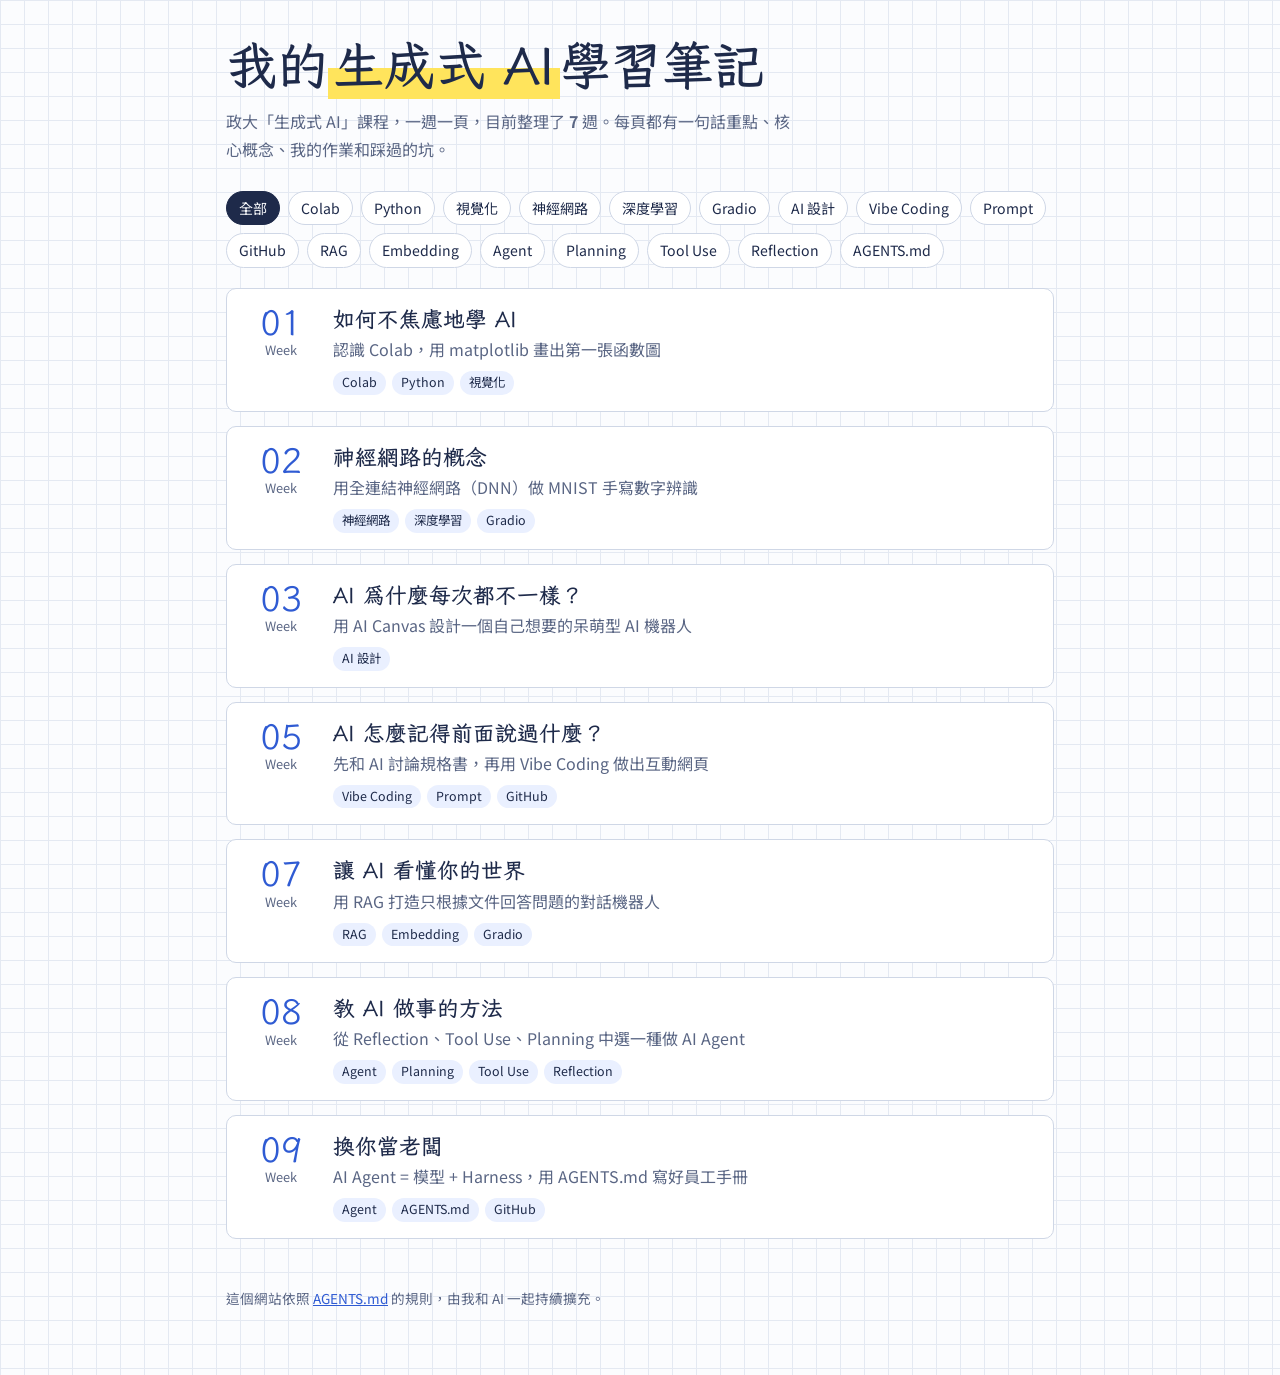
<file: index.html>
<!DOCTYPE html>
<html lang="zh-Hant">
<head>
<meta charset="UTF-8">
<meta name="viewport" content="width=device-width, initial-scale=1">
<title>我的生成式 AI 學習筆記</title>
<link rel="preconnect" href="https://fonts.googleapis.com">
<link rel="preconnect" href="https://fonts.gstatic.com" crossorigin>
<link href="https://fonts.googleapis.com/css2?family=LXGW+WenKai+TC:wght@400;700&family=Noto+Sans+TC:wght@400;700&display=swap" rel="stylesheet">
<link rel="stylesheet" href="assets/style.css">
</head>
<body>
<div class="wrap">
  <header class="hero">
    <h1>我的<span class="mark">生成式 AI</span>學習筆記</h1>
    <p>政大「生成式 AI」課程，一週一頁，目前整理了 <strong id="week-count">0</strong> 週。每頁都有一句話重點、核心概念、我的作業和踩過的坑。</p>
  </header>

  <nav class="filters" id="filters" aria-label="依標籤篩選"></nav>
  <ul class="week-list" id="week-list"></ul>

  <footer>這個網站依照 <a href="https://github.com/daisyyy33/ai-notes/blob/main/AGENTS.md">AGENTS.md</a> 的規則，由我和 AI 一起持續擴充。</footer>
</div>
<script src="data/lessons.js"></script>
<script src="assets/site.js"></script>
</body>
</html>
</file>
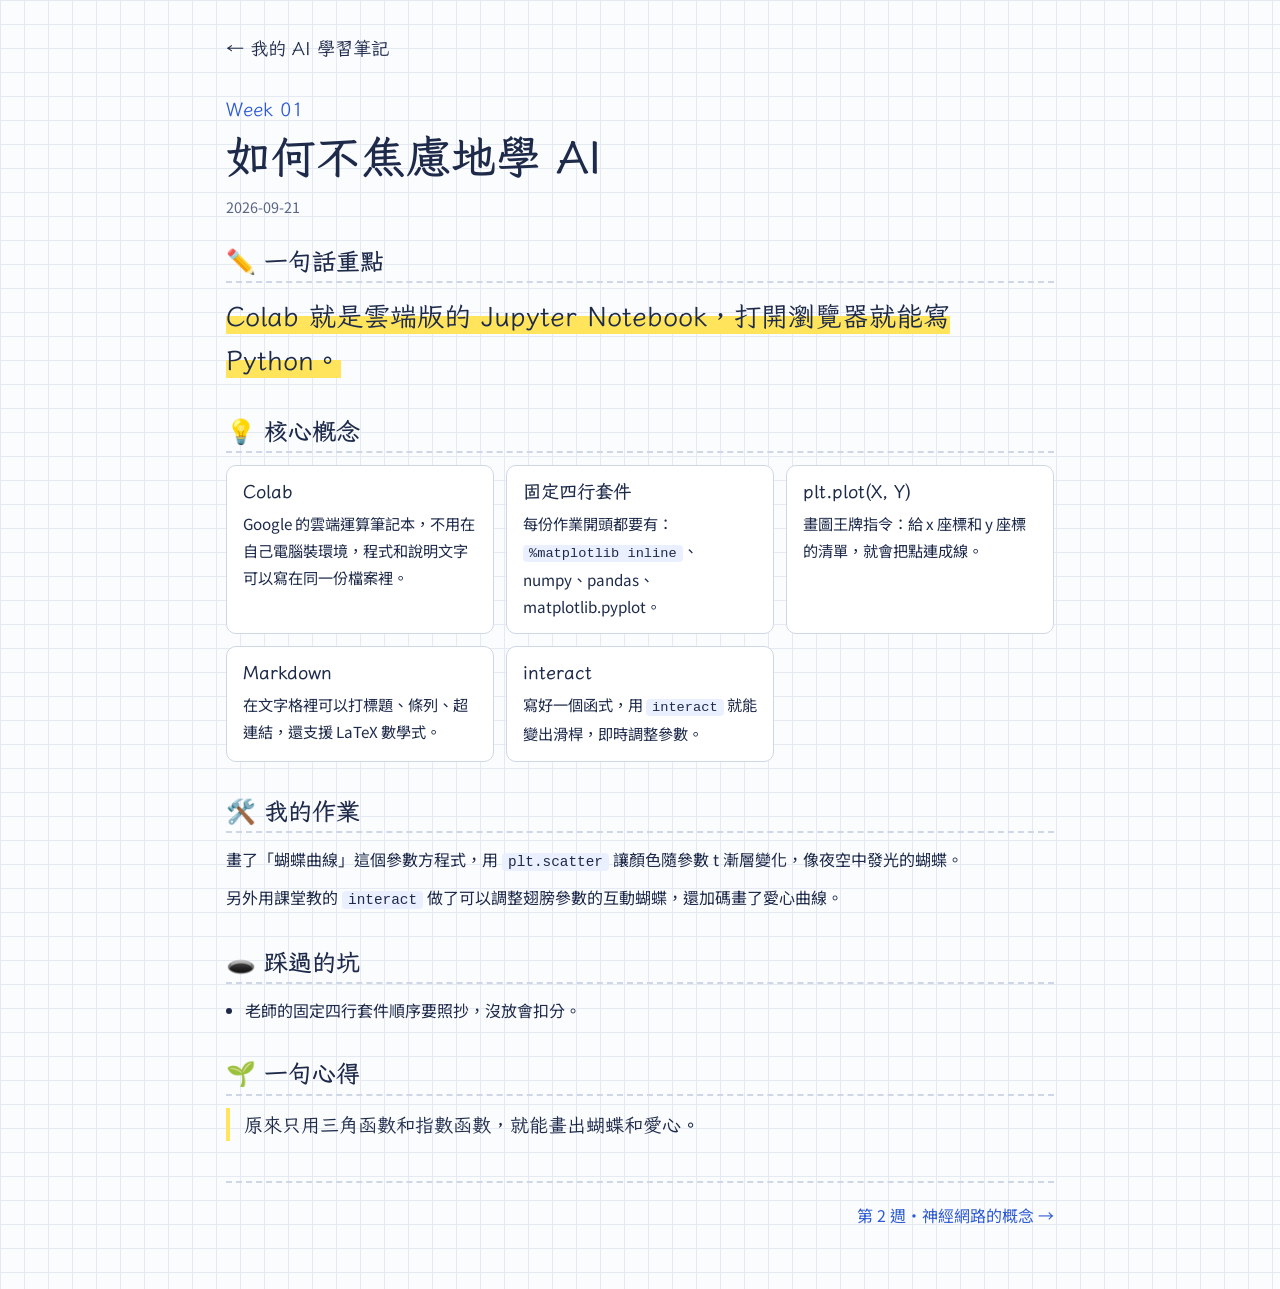
<file: lessons/week01.html>
<!DOCTYPE html>
<html lang="zh-Hant">
<head>
<meta charset="UTF-8">
<meta name="viewport" content="width=device-width, initial-scale=1">
<title>第 1 週・如何不焦慮地學 AI｜我的 AI 學習筆記</title>
<link rel="preconnect" href="https://fonts.googleapis.com">
<link rel="preconnect" href="https://fonts.gstatic.com" crossorigin>
<link href="https://fonts.googleapis.com/css2?family=LXGW+WenKai+TC:wght@400;700&family=Noto+Sans+TC:wght@400;700&display=swap" rel="stylesheet">
<link rel="stylesheet" href="../assets/style.css">
</head>
<body data-week="01">
<div class="wrap">
  <nav class="site-nav"><a href="../index.html">← 我的 AI 學習筆記</a></nav>

  <header class="lesson-head">
    <div class="eyebrow">Week 01</div>
    <h1>如何不焦慮地學 AI</h1>
    <time datetime="2026-09-21">2026-09-21</time>
  </header>

  <main class="lesson">
    <section class="key-point">
      <h2>✏️ 一句話重點</h2>
      <p><span>Colab 就是雲端版的 Jupyter Notebook，打開瀏覽器就能寫 Python。</span></p>
    </section>

    <section class="concepts">
      <h2>💡 核心概念</h2>
      <div class="grid">
      <article class="concept">
        <h3>Colab</h3>
        <p>Google 的雲端運算筆記本，不用在自己電腦裝環境，程式和說明文字可以寫在同一份檔案裡。</p>
      </article>
      <article class="concept">
        <h3>固定四行套件</h3>
        <p>每份作業開頭都要有：<code>%matplotlib inline</code>、numpy、pandas、matplotlib.pyplot。</p>
      </article>
      <article class="concept">
        <h3>plt.plot(X, Y)</h3>
        <p>畫圖王牌指令：給 x 座標和 y 座標的清單，就會把點連成線。</p>
      </article>
      <article class="concept">
        <h3>Markdown</h3>
        <p>在文字格裡可以打標題、條列、超連結，還支援 LaTeX 數學式。</p>
      </article>
      <article class="concept">
        <h3>interact</h3>
        <p>寫好一個函式，用 <code>interact</code> 就能變出滑桿，即時調整參數。</p>
      </article>
      </div>
    </section>

    <section class="homework">
      <h2>🛠️ 我的作業</h2>
    <p>畫了「蝴蝶曲線」這個參數方程式，用 <code>plt.scatter</code> 讓顏色隨參數 t 漸層變化，像夜空中發光的蝴蝶。</p>
    <p>另外用課堂教的 <code>interact</code> 做了可以調整翅膀參數的互動蝴蝶，還加碼畫了愛心曲線。</p>
    </section>

    <section class="pitfalls">
      <h2>🕳️ 踩過的坑</h2>
      <ul>
      <li>老師的固定四行套件順序要照抄，沒放會扣分。</li>
      </ul>
    </section>

    <section class="reflection">
      <h2>🌱 一句心得</h2>
      <p>原來只用三角函數和指數函數，就能畫出蝴蝶和愛心。</p>
    </section>
  </main>

  <nav class="pager" id="pager" aria-label="上一週與下一週"></nav>
</div>
<script src="../data/lessons.js"></script>
<script src="../assets/site.js"></script>
</body>
</html>
</file>
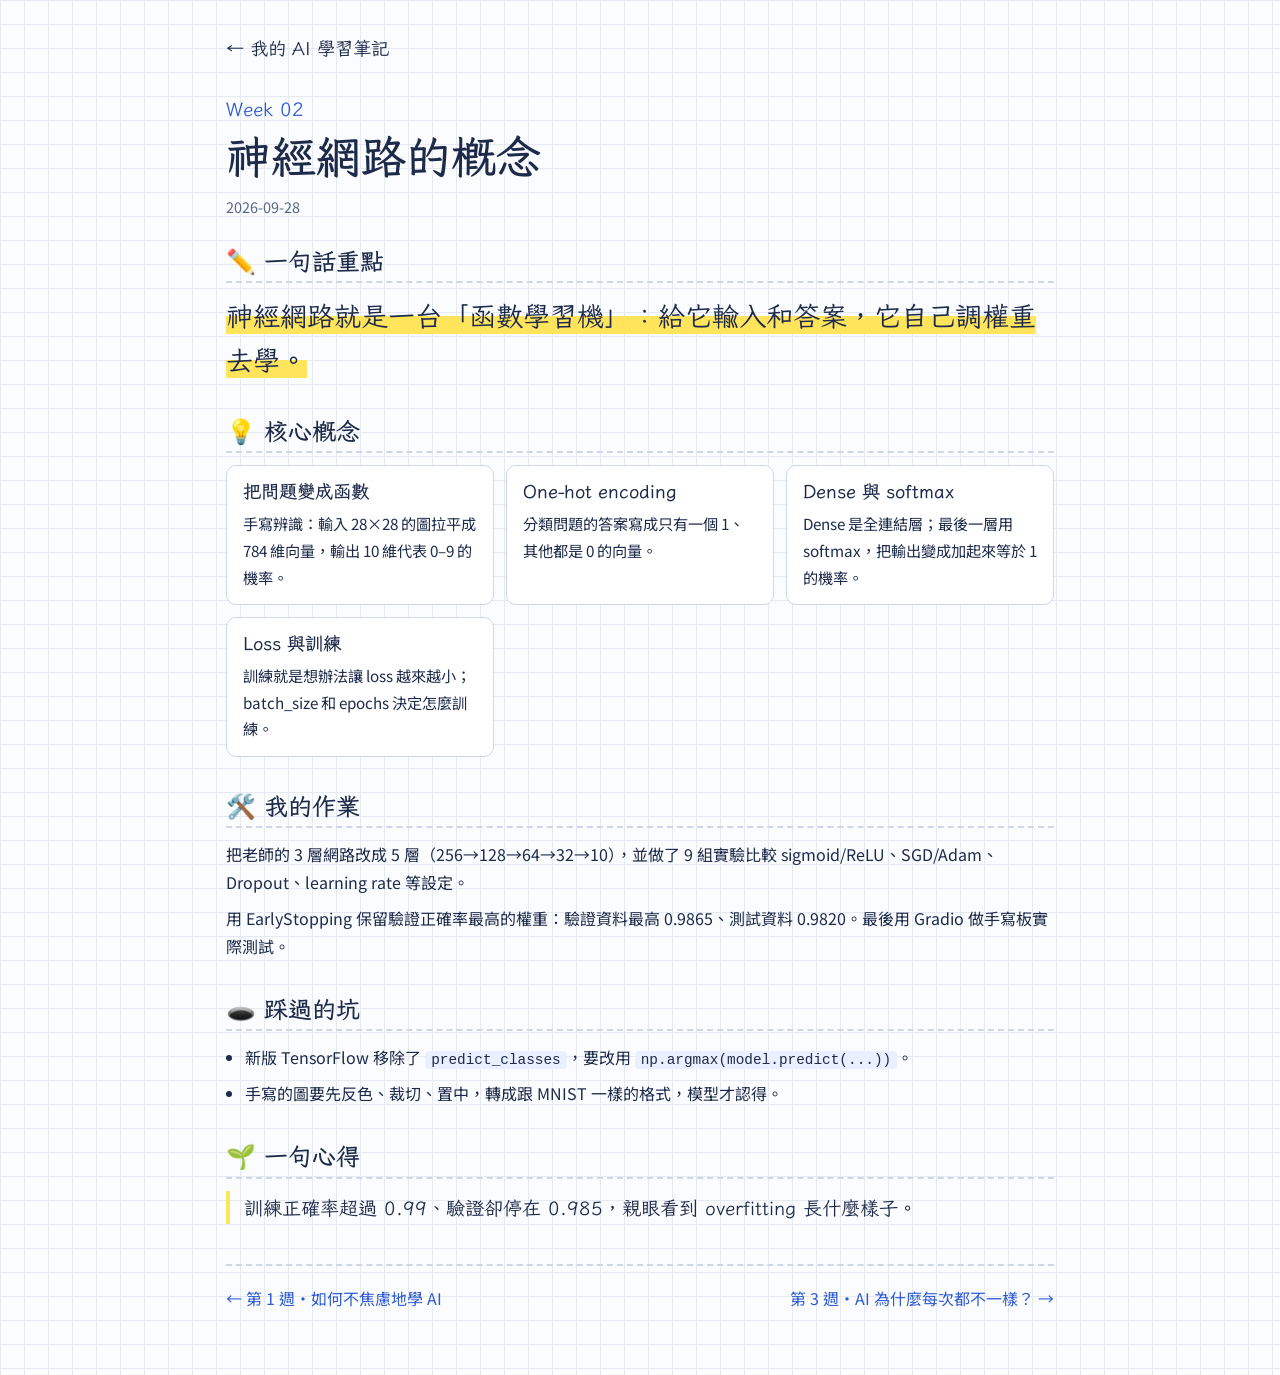
<file: lessons/week02.html>
<!DOCTYPE html>
<html lang="zh-Hant">
<head>
<meta charset="UTF-8">
<meta name="viewport" content="width=device-width, initial-scale=1">
<title>第 2 週・神經網路的概念｜我的 AI 學習筆記</title>
<link rel="preconnect" href="https://fonts.googleapis.com">
<link rel="preconnect" href="https://fonts.gstatic.com" crossorigin>
<link href="https://fonts.googleapis.com/css2?family=LXGW+WenKai+TC:wght@400;700&family=Noto+Sans+TC:wght@400;700&display=swap" rel="stylesheet">
<link rel="stylesheet" href="../assets/style.css">
</head>
<body data-week="02">
<div class="wrap">
  <nav class="site-nav"><a href="../index.html">← 我的 AI 學習筆記</a></nav>

  <header class="lesson-head">
    <div class="eyebrow">Week 02</div>
    <h1>神經網路的概念</h1>
    <time datetime="2026-09-28">2026-09-28</time>
  </header>

  <main class="lesson">
    <section class="key-point">
      <h2>✏️ 一句話重點</h2>
      <p><span>神經網路就是一台「函數學習機」：給它輸入和答案，它自己調權重去學。</span></p>
    </section>

    <section class="concepts">
      <h2>💡 核心概念</h2>
      <div class="grid">
      <article class="concept">
        <h3>把問題變成函數</h3>
        <p>手寫辨識：輸入 28×28 的圖拉平成 784 維向量，輸出 10 維代表 0–9 的機率。</p>
      </article>
      <article class="concept">
        <h3>One-hot encoding</h3>
        <p>分類問題的答案寫成只有一個 1、其他都是 0 的向量。</p>
      </article>
      <article class="concept">
        <h3>Dense 與 softmax</h3>
        <p>Dense 是全連結層；最後一層用 softmax，把輸出變成加起來等於 1 的機率。</p>
      </article>
      <article class="concept">
        <h3>Loss 與訓練</h3>
        <p>訓練就是想辦法讓 loss 越來越小；batch_size 和 epochs 決定怎麼訓練。</p>
      </article>
      </div>
    </section>

    <section class="homework">
      <h2>🛠️ 我的作業</h2>
    <p>把老師的 3 層網路改成 5 層（256→128→64→32→10），並做了 9 組實驗比較 sigmoid/ReLU、SGD/Adam、Dropout、learning rate 等設定。</p>
    <p>用 EarlyStopping 保留驗證正確率最高的權重：驗證資料最高 0.9865、測試資料 0.9820。最後用 Gradio 做手寫板實際測試。</p>
    </section>

    <section class="pitfalls">
      <h2>🕳️ 踩過的坑</h2>
      <ul>
      <li>新版 TensorFlow 移除了 <code>predict_classes</code>，要改用 <code>np.argmax(model.predict(...))</code>。</li>
      <li>手寫的圖要先反色、裁切、置中，轉成跟 MNIST 一樣的格式，模型才認得。</li>
      </ul>
    </section>

    <section class="reflection">
      <h2>🌱 一句心得</h2>
      <p>訓練正確率超過 0.99、驗證卻停在 0.985，親眼看到 overfitting 長什麼樣子。</p>
    </section>
  </main>

  <nav class="pager" id="pager" aria-label="上一週與下一週"></nav>
</div>
<script src="../data/lessons.js"></script>
<script src="../assets/site.js"></script>
</body>
</html>
</file>
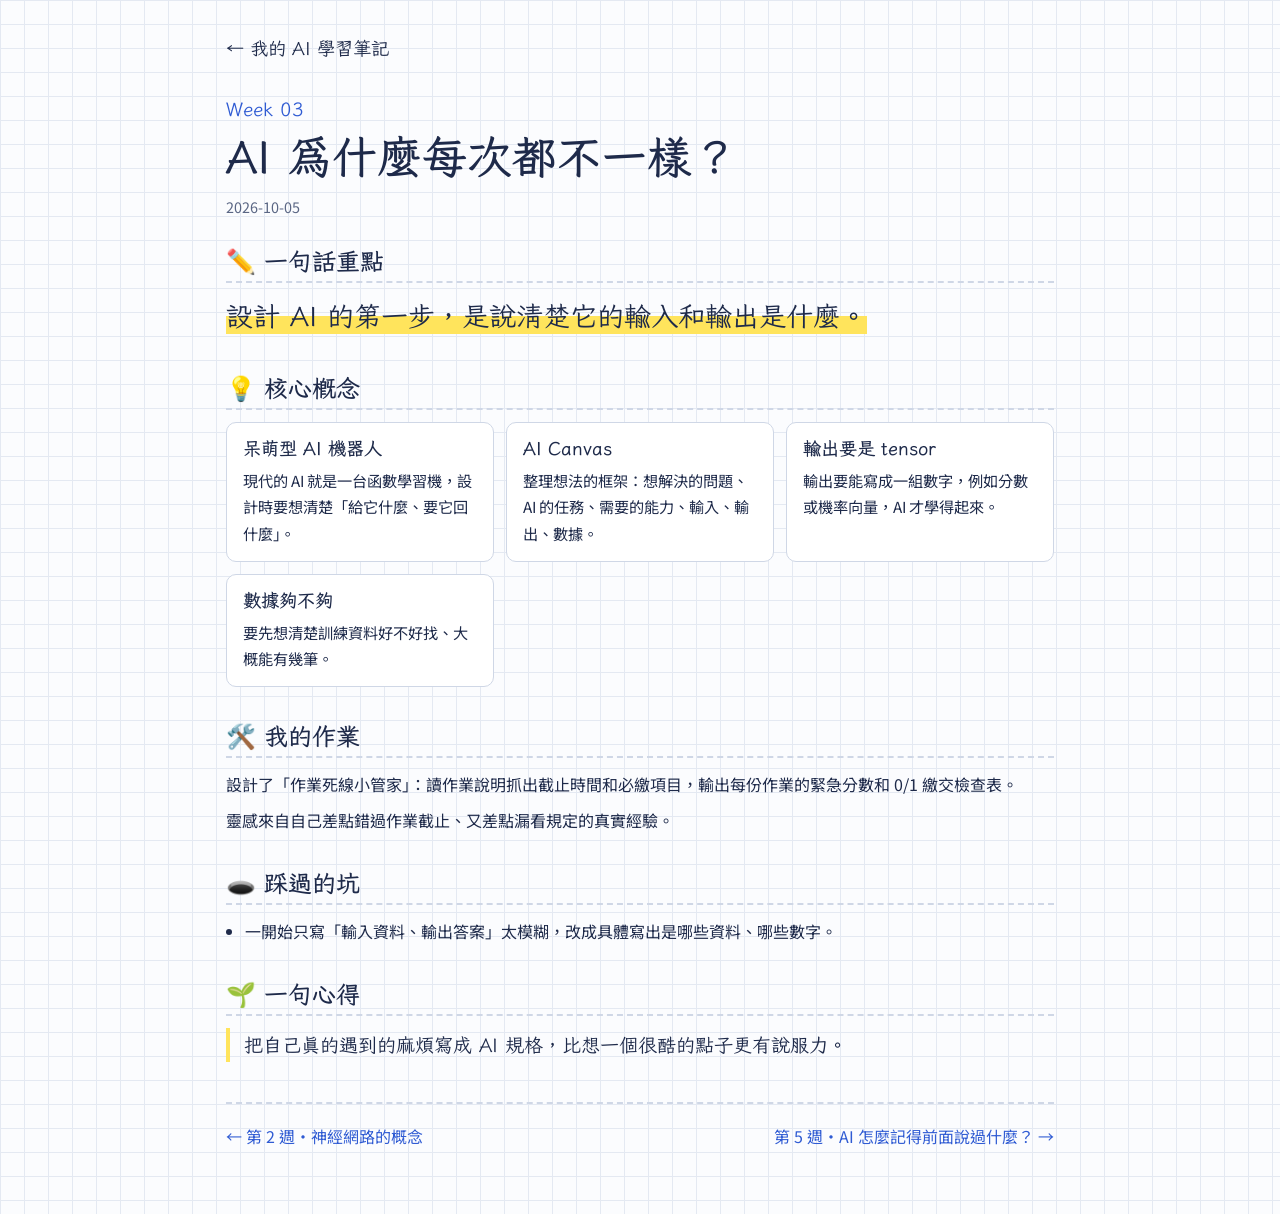
<file: lessons/week03.html>
<!DOCTYPE html>
<html lang="zh-Hant">
<head>
<meta charset="UTF-8">
<meta name="viewport" content="width=device-width, initial-scale=1">
<title>第 3 週・AI 為什麼每次都不一樣？｜我的 AI 學習筆記</title>
<link rel="preconnect" href="https://fonts.googleapis.com">
<link rel="preconnect" href="https://fonts.gstatic.com" crossorigin>
<link href="https://fonts.googleapis.com/css2?family=LXGW+WenKai+TC:wght@400;700&family=Noto+Sans+TC:wght@400;700&display=swap" rel="stylesheet">
<link rel="stylesheet" href="../assets/style.css">
</head>
<body data-week="03">
<div class="wrap">
  <nav class="site-nav"><a href="../index.html">← 我的 AI 學習筆記</a></nav>

  <header class="lesson-head">
    <div class="eyebrow">Week 03</div>
    <h1>AI 為什麼每次都不一樣？</h1>
    <time datetime="2026-10-05">2026-10-05</time>
  </header>

  <main class="lesson">
    <section class="key-point">
      <h2>✏️ 一句話重點</h2>
      <p><span>設計 AI 的第一步，是說清楚它的輸入和輸出是什麼。</span></p>
    </section>

    <section class="concepts">
      <h2>💡 核心概念</h2>
      <div class="grid">
      <article class="concept">
        <h3>呆萌型 AI 機器人</h3>
        <p>現代的 AI 就是一台函數學習機，設計時要想清楚「給它什麼、要它回什麼」。</p>
      </article>
      <article class="concept">
        <h3>AI Canvas</h3>
        <p>整理想法的框架：想解決的問題、AI 的任務、需要的能力、輸入、輸出、數據。</p>
      </article>
      <article class="concept">
        <h3>輸出要是 tensor</h3>
        <p>輸出要能寫成一組數字，例如分數或機率向量，AI 才學得起來。</p>
      </article>
      <article class="concept">
        <h3>數據夠不夠</h3>
        <p>要先想清楚訓練資料好不好找、大概能有幾筆。</p>
      </article>
      </div>
    </section>

    <section class="homework">
      <h2>🛠️ 我的作業</h2>
    <p>設計了「作業死線小管家」：讀作業說明抓出截止時間和必繳項目，輸出每份作業的緊急分數和 0/1 繳交檢查表。</p>
    <p>靈感來自自己差點錯過作業截止、又差點漏看規定的真實經驗。</p>
    </section>

    <section class="pitfalls">
      <h2>🕳️ 踩過的坑</h2>
      <ul>
      <li>一開始只寫「輸入資料、輸出答案」太模糊，改成具體寫出是哪些資料、哪些數字。</li>
      </ul>
    </section>

    <section class="reflection">
      <h2>🌱 一句心得</h2>
      <p>把自己真的遇到的麻煩寫成 AI 規格，比想一個很酷的點子更有說服力。</p>
    </section>
  </main>

  <nav class="pager" id="pager" aria-label="上一週與下一週"></nav>
</div>
<script src="../data/lessons.js"></script>
<script src="../assets/site.js"></script>
</body>
</html>
</file>
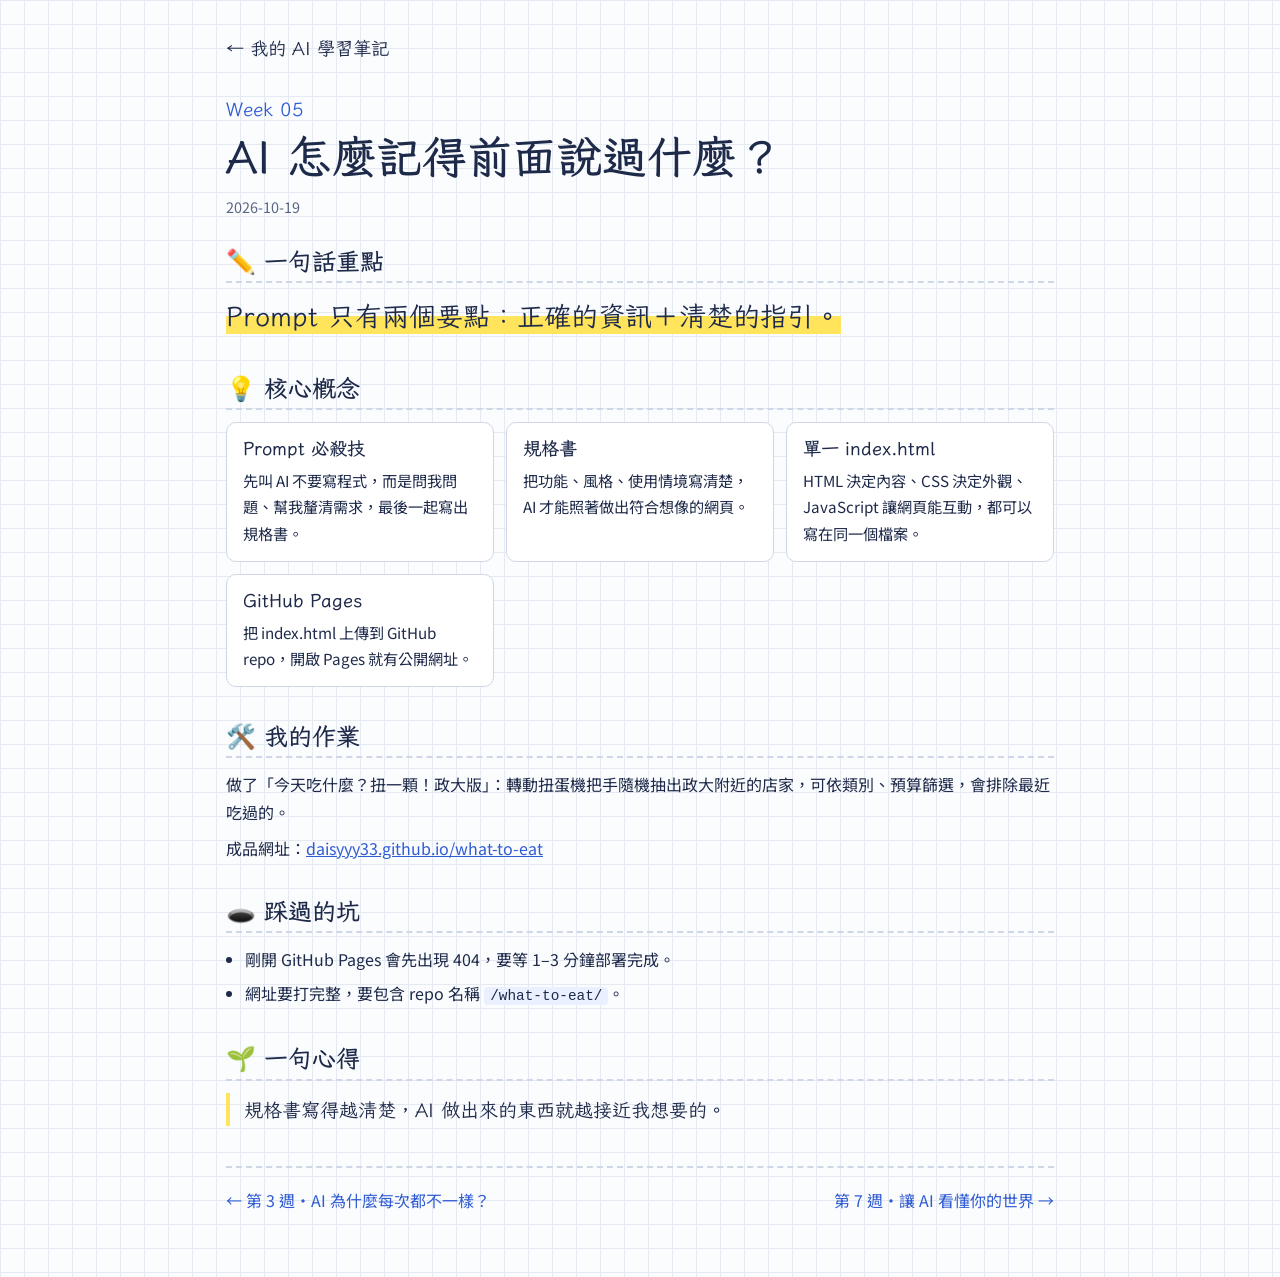
<file: lessons/week05.html>
<!DOCTYPE html>
<html lang="zh-Hant">
<head>
<meta charset="UTF-8">
<meta name="viewport" content="width=device-width, initial-scale=1">
<title>第 5 週・AI 怎麼記得前面說過什麼？｜我的 AI 學習筆記</title>
<link rel="preconnect" href="https://fonts.googleapis.com">
<link rel="preconnect" href="https://fonts.gstatic.com" crossorigin>
<link href="https://fonts.googleapis.com/css2?family=LXGW+WenKai+TC:wght@400;700&family=Noto+Sans+TC:wght@400;700&display=swap" rel="stylesheet">
<link rel="stylesheet" href="../assets/style.css">
</head>
<body data-week="05">
<div class="wrap">
  <nav class="site-nav"><a href="../index.html">← 我的 AI 學習筆記</a></nav>

  <header class="lesson-head">
    <div class="eyebrow">Week 05</div>
    <h1>AI 怎麼記得前面說過什麼？</h1>
    <time datetime="2026-10-19">2026-10-19</time>
  </header>

  <main class="lesson">
    <section class="key-point">
      <h2>✏️ 一句話重點</h2>
      <p><span>Prompt 只有兩個要點：正確的資訊＋清楚的指引。</span></p>
    </section>

    <section class="concepts">
      <h2>💡 核心概念</h2>
      <div class="grid">
      <article class="concept">
        <h3>Prompt 必殺技</h3>
        <p>先叫 AI 不要寫程式，而是問我問題、幫我釐清需求，最後一起寫出規格書。</p>
      </article>
      <article class="concept">
        <h3>規格書</h3>
        <p>把功能、風格、使用情境寫清楚，AI 才能照著做出符合想像的網頁。</p>
      </article>
      <article class="concept">
        <h3>單一 index.html</h3>
        <p>HTML 決定內容、CSS 決定外觀、JavaScript 讓網頁能互動，都可以寫在同一個檔案。</p>
      </article>
      <article class="concept">
        <h3>GitHub Pages</h3>
        <p>把 index.html 上傳到 GitHub repo，開啟 Pages 就有公開網址。</p>
      </article>
      </div>
    </section>

    <section class="homework">
      <h2>🛠️ 我的作業</h2>
    <p>做了「今天吃什麼？扭一顆！政大版」：轉動扭蛋機把手隨機抽出政大附近的店家，可依類別、預算篩選，會排除最近吃過的。</p>
    <p>成品網址：<a href="https://daisyyy33.github.io/what-to-eat/">daisyyy33.github.io/what-to-eat</a></p>
    </section>

    <section class="pitfalls">
      <h2>🕳️ 踩過的坑</h2>
      <ul>
      <li>剛開 GitHub Pages 會先出現 404，要等 1–3 分鐘部署完成。</li>
      <li>網址要打完整，要包含 repo 名稱 <code>/what-to-eat/</code>。</li>
      </ul>
    </section>

    <section class="reflection">
      <h2>🌱 一句心得</h2>
      <p>規格書寫得越清楚，AI 做出來的東西就越接近我想要的。</p>
    </section>
  </main>

  <nav class="pager" id="pager" aria-label="上一週與下一週"></nav>
</div>
<script src="../data/lessons.js"></script>
<script src="../assets/site.js"></script>
</body>
</html>
</file>
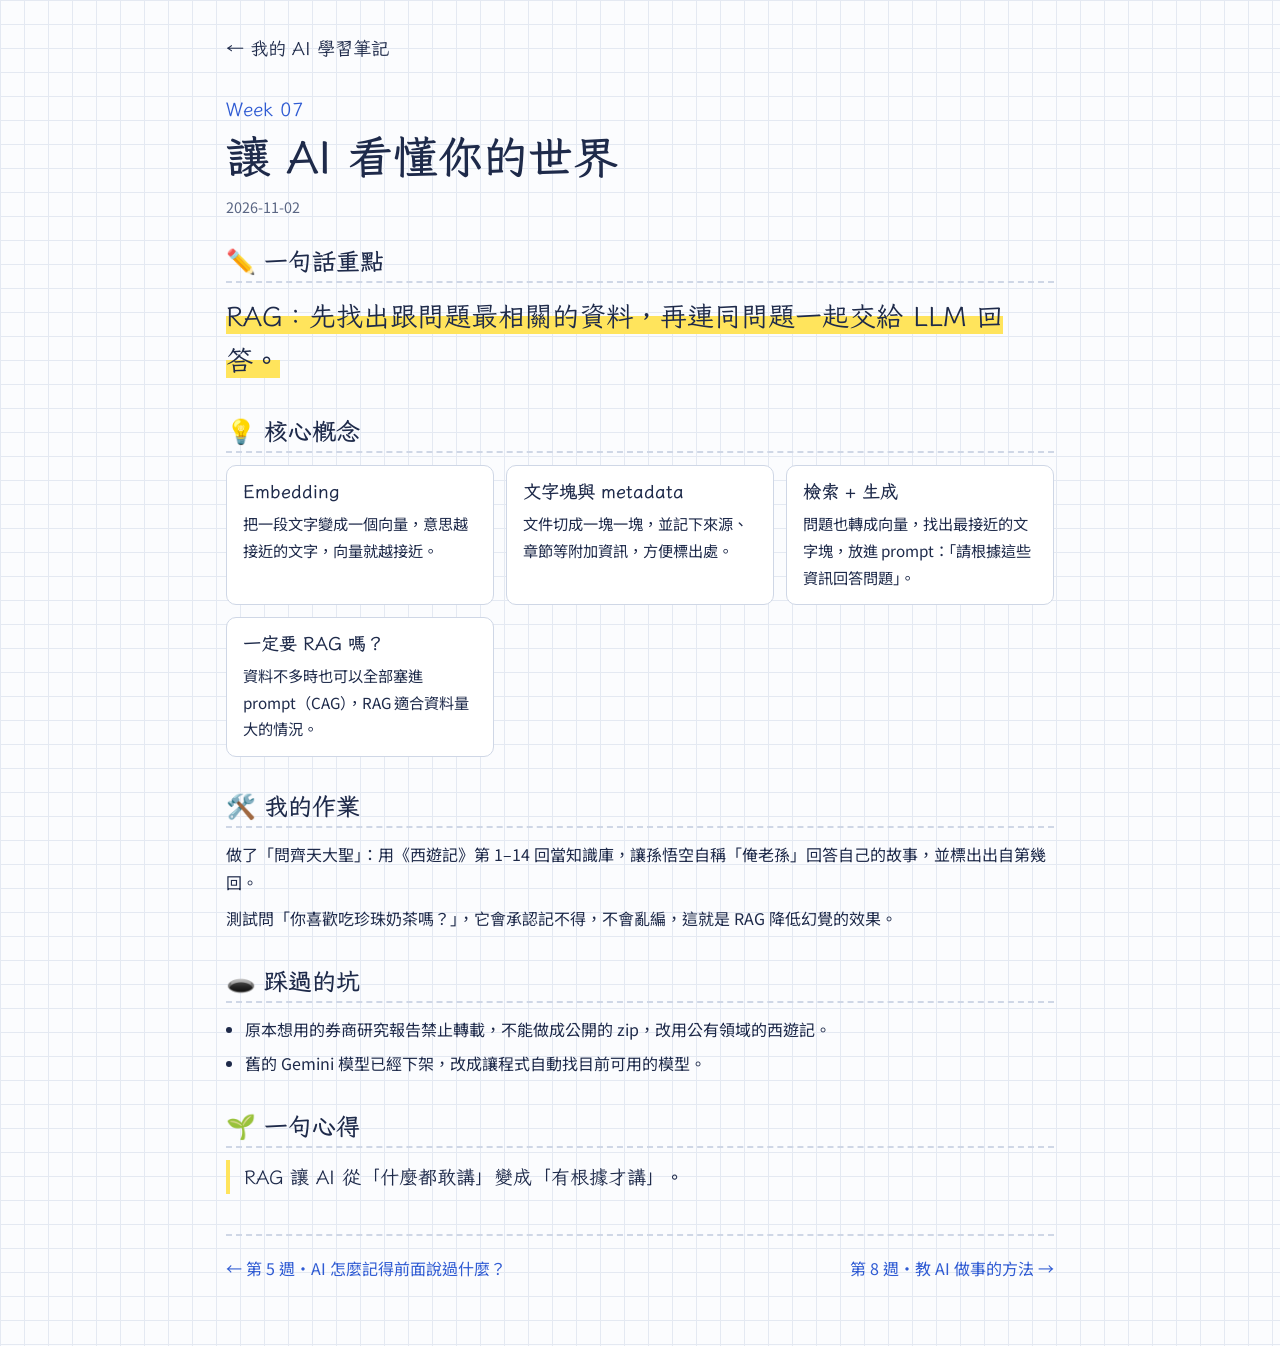
<file: lessons/week07.html>
<!DOCTYPE html>
<html lang="zh-Hant">
<head>
<meta charset="UTF-8">
<meta name="viewport" content="width=device-width, initial-scale=1">
<title>第 7 週・讓 AI 看懂你的世界｜我的 AI 學習筆記</title>
<link rel="preconnect" href="https://fonts.googleapis.com">
<link rel="preconnect" href="https://fonts.gstatic.com" crossorigin>
<link href="https://fonts.googleapis.com/css2?family=LXGW+WenKai+TC:wght@400;700&family=Noto+Sans+TC:wght@400;700&display=swap" rel="stylesheet">
<link rel="stylesheet" href="../assets/style.css">
</head>
<body data-week="07">
<div class="wrap">
  <nav class="site-nav"><a href="../index.html">← 我的 AI 學習筆記</a></nav>

  <header class="lesson-head">
    <div class="eyebrow">Week 07</div>
    <h1>讓 AI 看懂你的世界</h1>
    <time datetime="2026-11-02">2026-11-02</time>
  </header>

  <main class="lesson">
    <section class="key-point">
      <h2>✏️ 一句話重點</h2>
      <p><span>RAG：先找出跟問題最相關的資料，再連同問題一起交給 LLM 回答。</span></p>
    </section>

    <section class="concepts">
      <h2>💡 核心概念</h2>
      <div class="grid">
      <article class="concept">
        <h3>Embedding</h3>
        <p>把一段文字變成一個向量，意思越接近的文字，向量就越接近。</p>
      </article>
      <article class="concept">
        <h3>文字塊與 metadata</h3>
        <p>文件切成一塊一塊，並記下來源、章節等附加資訊，方便標出處。</p>
      </article>
      <article class="concept">
        <h3>檢索 + 生成</h3>
        <p>問題也轉成向量，找出最接近的文字塊，放進 prompt：「請根據這些資訊回答問題」。</p>
      </article>
      <article class="concept">
        <h3>一定要 RAG 嗎？</h3>
        <p>資料不多時也可以全部塞進 prompt（CAG），RAG 適合資料量大的情況。</p>
      </article>
      </div>
    </section>

    <section class="homework">
      <h2>🛠️ 我的作業</h2>
    <p>做了「問齊天大聖」：用《西遊記》第 1–14 回當知識庫，讓孫悟空自稱「俺老孫」回答自己的故事，並標出出自第幾回。</p>
    <p>測試問「你喜歡吃珍珠奶茶嗎？」，它會承認記不得，不會亂編，這就是 RAG 降低幻覺的效果。</p>
    </section>

    <section class="pitfalls">
      <h2>🕳️ 踩過的坑</h2>
      <ul>
      <li>原本想用的券商研究報告禁止轉載，不能做成公開的 zip，改用公有領域的西遊記。</li>
      <li>舊的 Gemini 模型已經下架，改成讓程式自動找目前可用的模型。</li>
      </ul>
    </section>

    <section class="reflection">
      <h2>🌱 一句心得</h2>
      <p>RAG 讓 AI 從「什麼都敢講」變成「有根據才講」。</p>
    </section>
  </main>

  <nav class="pager" id="pager" aria-label="上一週與下一週"></nav>
</div>
<script src="../data/lessons.js"></script>
<script src="../assets/site.js"></script>
</body>
</html>
</file>
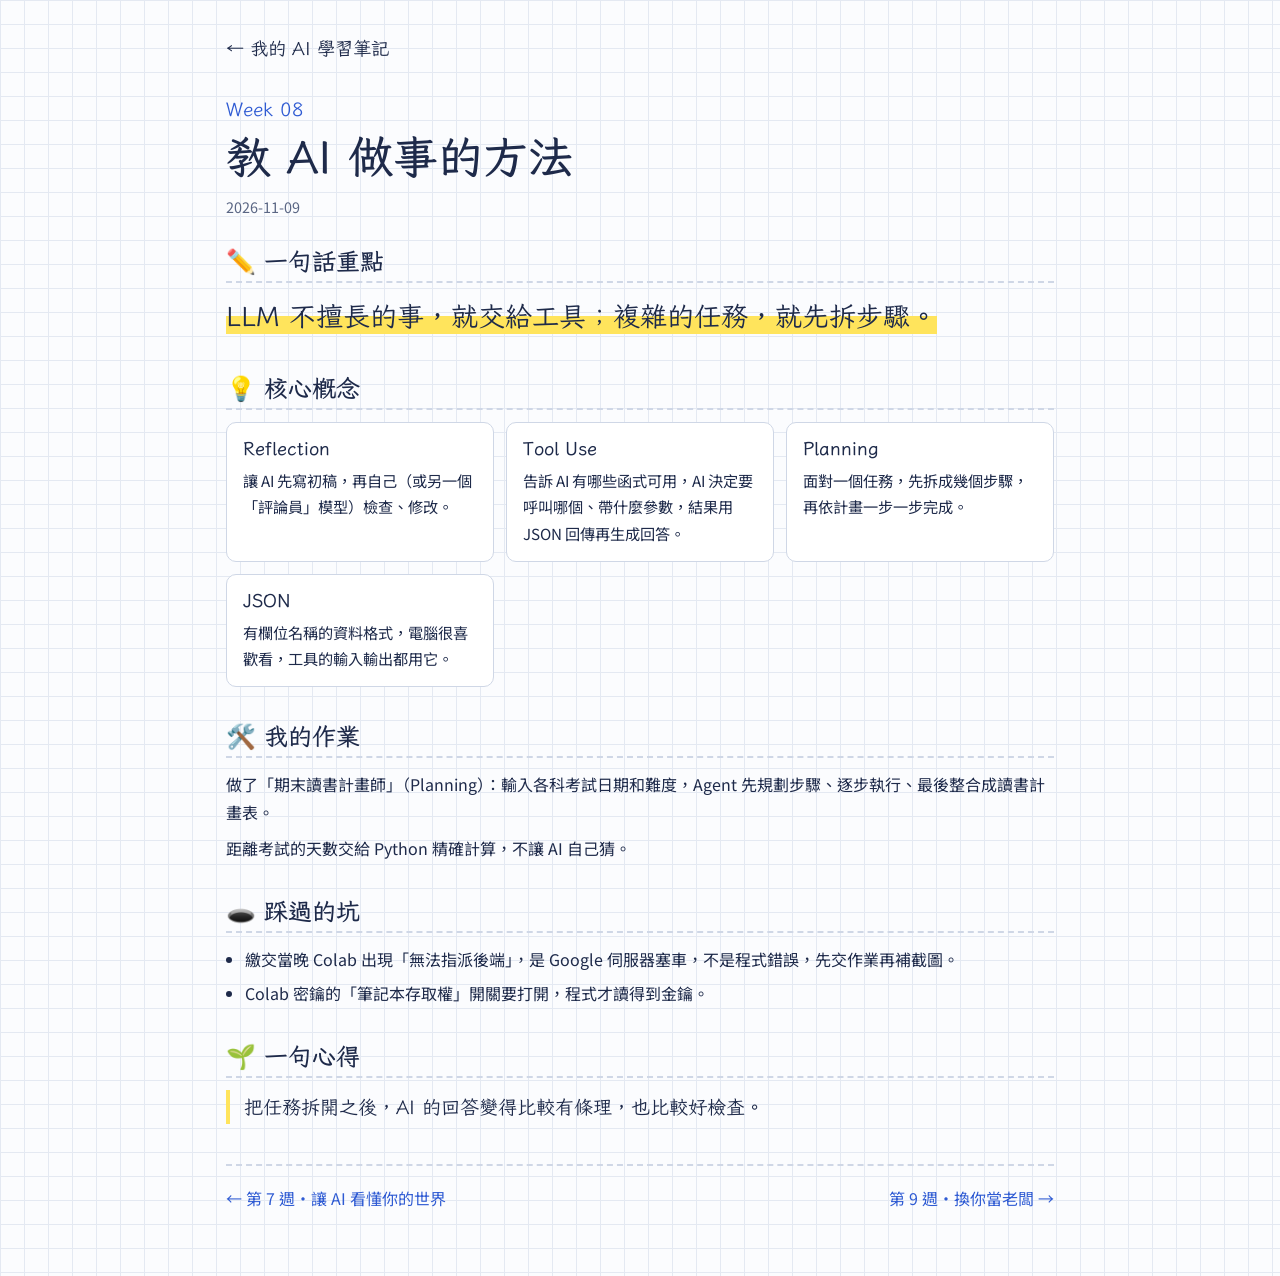
<file: lessons/week08.html>
<!DOCTYPE html>
<html lang="zh-Hant">
<head>
<meta charset="UTF-8">
<meta name="viewport" content="width=device-width, initial-scale=1">
<title>第 8 週・教 AI 做事的方法｜我的 AI 學習筆記</title>
<link rel="preconnect" href="https://fonts.googleapis.com">
<link rel="preconnect" href="https://fonts.gstatic.com" crossorigin>
<link href="https://fonts.googleapis.com/css2?family=LXGW+WenKai+TC:wght@400;700&family=Noto+Sans+TC:wght@400;700&display=swap" rel="stylesheet">
<link rel="stylesheet" href="../assets/style.css">
</head>
<body data-week="08">
<div class="wrap">
  <nav class="site-nav"><a href="../index.html">← 我的 AI 學習筆記</a></nav>

  <header class="lesson-head">
    <div class="eyebrow">Week 08</div>
    <h1>教 AI 做事的方法</h1>
    <time datetime="2026-11-09">2026-11-09</time>
  </header>

  <main class="lesson">
    <section class="key-point">
      <h2>✏️ 一句話重點</h2>
      <p><span>LLM 不擅長的事，就交給工具；複雜的任務，就先拆步驟。</span></p>
    </section>

    <section class="concepts">
      <h2>💡 核心概念</h2>
      <div class="grid">
      <article class="concept">
        <h3>Reflection</h3>
        <p>讓 AI 先寫初稿，再自己（或另一個「評論員」模型）檢查、修改。</p>
      </article>
      <article class="concept">
        <h3>Tool Use</h3>
        <p>告訴 AI 有哪些函式可用，AI 決定要呼叫哪個、帶什麼參數，結果用 JSON 回傳再生成回答。</p>
      </article>
      <article class="concept">
        <h3>Planning</h3>
        <p>面對一個任務，先拆成幾個步驟，再依計畫一步一步完成。</p>
      </article>
      <article class="concept">
        <h3>JSON</h3>
        <p>有欄位名稱的資料格式，電腦很喜歡看，工具的輸入輸出都用它。</p>
      </article>
      </div>
    </section>

    <section class="homework">
      <h2>🛠️ 我的作業</h2>
    <p>做了「期末讀書計畫師」（Planning）：輸入各科考試日期和難度，Agent 先規劃步驟、逐步執行、最後整合成讀書計畫表。</p>
    <p>距離考試的天數交給 Python 精確計算，不讓 AI 自己猜。</p>
    </section>

    <section class="pitfalls">
      <h2>🕳️ 踩過的坑</h2>
      <ul>
      <li>繳交當晚 Colab 出現「無法指派後端」，是 Google 伺服器塞車，不是程式錯誤，先交作業再補截圖。</li>
      <li>Colab 密鑰的「筆記本存取權」開關要打開，程式才讀得到金鑰。</li>
      </ul>
    </section>

    <section class="reflection">
      <h2>🌱 一句心得</h2>
      <p>把任務拆開之後，AI 的回答變得比較有條理，也比較好檢查。</p>
    </section>
  </main>

  <nav class="pager" id="pager" aria-label="上一週與下一週"></nav>
</div>
<script src="../data/lessons.js"></script>
<script src="../assets/site.js"></script>
</body>
</html>
</file>
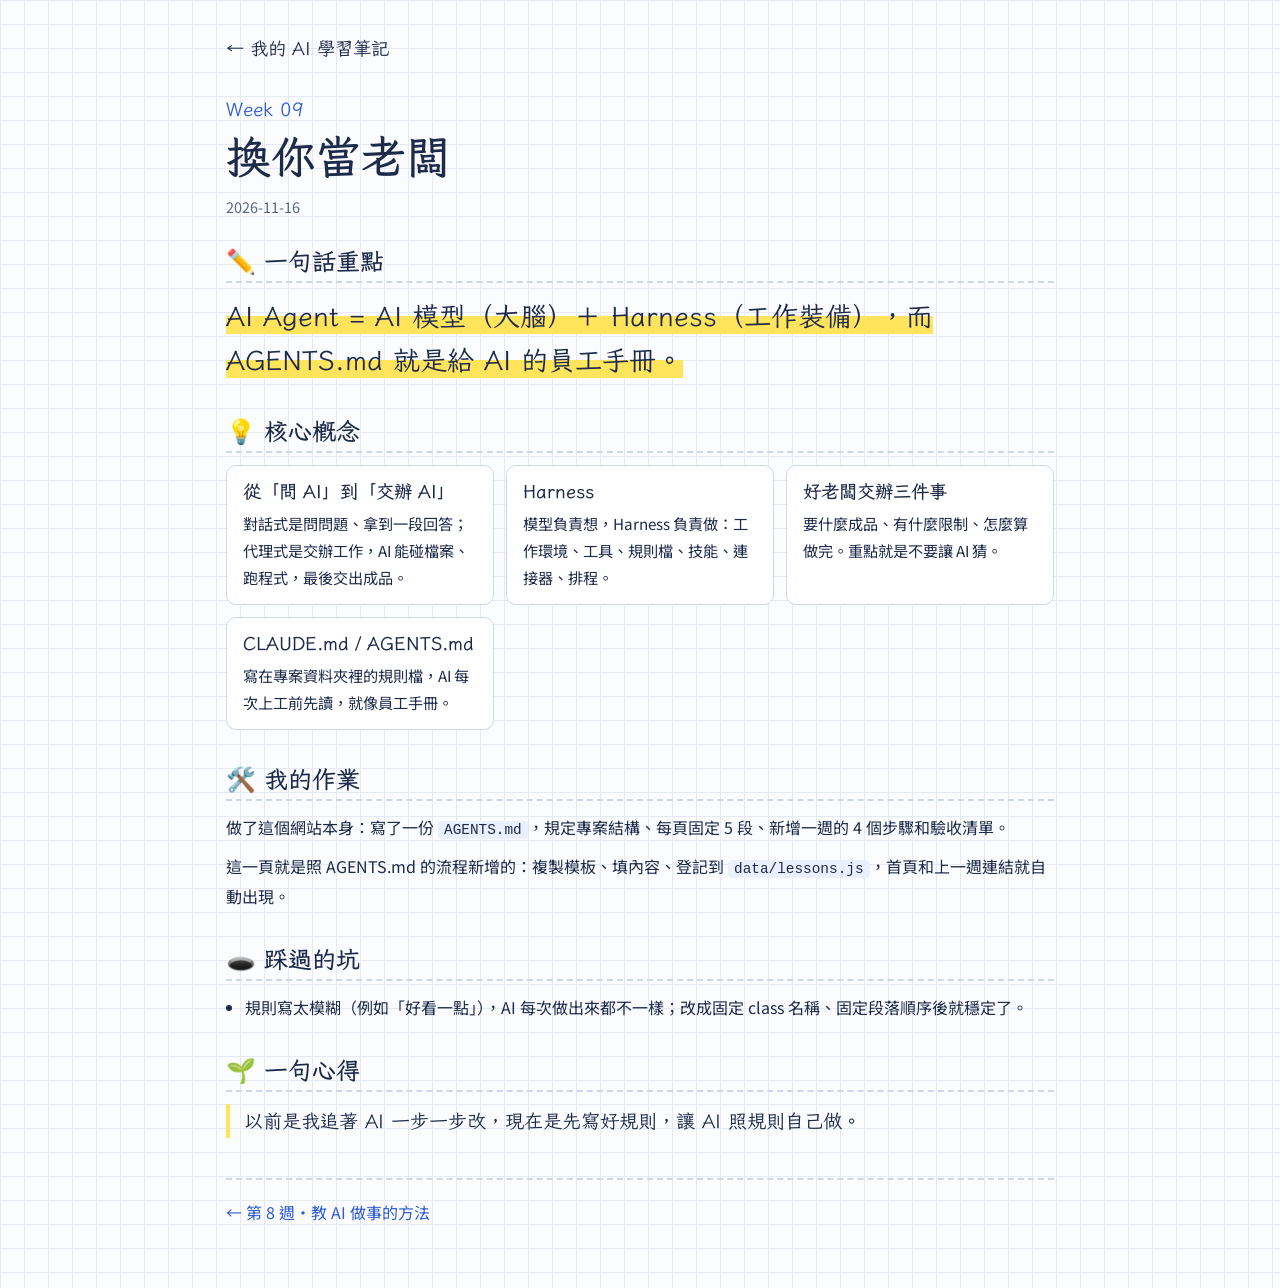
<file: lessons/week09.html>
<!DOCTYPE html>
<html lang="zh-Hant">
<head>
<meta charset="UTF-8">
<meta name="viewport" content="width=device-width, initial-scale=1">
<title>第 9 週・換你當老闆｜我的 AI 學習筆記</title>
<link rel="preconnect" href="https://fonts.googleapis.com">
<link rel="preconnect" href="https://fonts.gstatic.com" crossorigin>
<link href="https://fonts.googleapis.com/css2?family=LXGW+WenKai+TC:wght@400;700&family=Noto+Sans+TC:wght@400;700&display=swap" rel="stylesheet">
<link rel="stylesheet" href="../assets/style.css">
</head>
<body data-week="09">
<div class="wrap">
  <nav class="site-nav"><a href="../index.html">← 我的 AI 學習筆記</a></nav>

  <header class="lesson-head">
    <div class="eyebrow">Week 09</div>
    <h1>換你當老闆</h1>
    <time datetime="2026-11-16">2026-11-16</time>
  </header>

  <main class="lesson">
    <section class="key-point">
      <h2>✏️ 一句話重點</h2>
      <p><span>AI Agent = AI 模型（大腦）＋ Harness（工作裝備），而 AGENTS.md 就是給 AI 的員工手冊。</span></p>
    </section>

    <section class="concepts">
      <h2>💡 核心概念</h2>
      <div class="grid">
      <article class="concept">
        <h3>從「問 AI」到「交辦 AI」</h3>
        <p>對話式是問問題、拿到一段回答；代理式是交辦工作，AI 能碰檔案、跑程式，最後交出成品。</p>
      </article>
      <article class="concept">
        <h3>Harness</h3>
        <p>模型負責想，Harness 負責做：工作環境、工具、規則檔、技能、連接器、排程。</p>
      </article>
      <article class="concept">
        <h3>好老闆交辦三件事</h3>
        <p>要什麼成品、有什麼限制、怎麼算做完。重點就是不要讓 AI 猜。</p>
      </article>
      <article class="concept">
        <h3>CLAUDE.md / AGENTS.md</h3>
        <p>寫在專案資料夾裡的規則檔，AI 每次上工前先讀，就像員工手冊。</p>
      </article>
      </div>
    </section>

    <section class="homework">
      <h2>🛠️ 我的作業</h2>
    <p>做了這個網站本身：寫了一份 <code>AGENTS.md</code>，規定專案結構、每頁固定 5 段、新增一週的 4 個步驟和驗收清單。</p>
    <p>這一頁就是照 AGENTS.md 的流程新增的：複製模板、填內容、登記到 <code>data/lessons.js</code>，首頁和上一週連結就自動出現。</p>
    </section>

    <section class="pitfalls">
      <h2>🕳️ 踩過的坑</h2>
      <ul>
      <li>規則寫太模糊（例如「好看一點」），AI 每次做出來都不一樣；改成固定 class 名稱、固定段落順序後就穩定了。</li>
      </ul>
    </section>

    <section class="reflection">
      <h2>🌱 一句心得</h2>
      <p>以前是我追著 AI 一步一步改，現在是先寫好規則，讓 AI 照規則自己做。</p>
    </section>
  </main>

  <nav class="pager" id="pager" aria-label="上一週與下一週"></nav>
</div>
<script src="../data/lessons.js"></script>
<script src="../assets/site.js"></script>
</body>
</html>
</file>
<file: assets/style.css>
:root {
  --paper: #FBFCFE;
  --grid: #E4E9F2;
  --ink: #1E2A4A;
  --ink-soft: #5A6684;
  --line: #CFD7E6;
  --card: #FFFFFF;
  --marker: #FFE45C;
  --marker-ink: #1E2A4A;
  --accent: #2F5BD3;
  --tag: #EAF0FF;
  --font-hand: "LXGW WenKai TC", "Kaiti TC", serif;
  --font-body: "Noto Sans TC", "PingFang TC", "Microsoft JhengHei", system-ui, sans-serif;
  color-scheme: light;
}
@media (prefers-color-scheme: dark) {
  :root:not([data-theme="light"]) {
    --paper: #141A2A; --grid: #1E2638; --ink: #E7ECF7; --ink-soft: #A3AEC8;
    --line: #2E3850; --card: #1A2234; --marker: #8A7414; --marker-ink: #FFF6C9;
    --accent: #8FB0FF; --tag: #24304A; color-scheme: dark;
  }
}
:root[data-theme="dark"] {
  --paper: #141A2A; --grid: #1E2638; --ink: #E7ECF7; --ink-soft: #A3AEC8;
  --line: #2E3850; --card: #1A2234; --marker: #8A7414; --marker-ink: #FFF6C9;
  --accent: #8FB0FF; --tag: #24304A; color-scheme: dark;
}

* { box-sizing: border-box; }
html { -webkit-text-size-adjust: 100%; }
body {
  margin: 0;
  font-family: var(--font-body);
  color: var(--ink);
  line-height: 1.75;
  background-color: var(--paper);
  background-image:
    linear-gradient(var(--grid) 1px, transparent 1px),
    linear-gradient(90deg, var(--grid) 1px, transparent 1px);
  background-size: 24px 24px;
}
a { color: var(--accent); }
a:focus-visible, button:focus-visible { outline: 3px solid var(--accent); outline-offset: 2px; border-radius: 4px; }

.wrap { max-width: 860px; margin: 0 auto; padding: 32px 16px 64px; }

/* ---------- header ---------- */
.site-nav { display: flex; justify-content: space-between; align-items: center; margin-bottom: 28px; font-size: .95rem; }
.site-nav a { text-decoration: none; font-family: var(--font-hand); font-size: 1.15rem; color: var(--ink); }

h1, h2, h3 { font-family: var(--font-hand); font-weight: 700; line-height: 1.3; }
.hero h1 { font-size: clamp(2rem, 7vw, 3.2rem); margin: 0 0 8px; }
.hero p { margin: 0; color: var(--ink-soft); max-width: 36em; }
.mark { background: linear-gradient(transparent 55%, var(--marker) 55%); color: var(--marker-ink); padding: 0 .1em; }

/* ---------- index ---------- */
.filters { display: flex; flex-wrap: wrap; gap: 8px; margin: 28px 0 20px; }
.filters button {
  font: inherit; font-size: .88rem; cursor: pointer;
  border: 1.5px solid var(--line); background: var(--card); color: var(--ink);
  padding: 4px 12px; border-radius: 999px;
}
.filters button[aria-pressed="true"] { background: var(--ink); color: var(--paper); border-color: var(--ink); }

.week-list { list-style: none; margin: 0; padding: 0; display: grid; gap: 14px; }
.week-card {
  display: grid; grid-template-columns: 72px 1fr; gap: 16px; align-items: start;
  background: var(--card); border: 1.5px solid var(--line); border-radius: 10px;
  padding: 16px 18px; text-decoration: none; color: inherit;
  transition: transform .15s, border-color .15s;
}
.week-card:hover { transform: translateY(-2px); border-color: var(--accent); }
.week-no { font-family: var(--font-hand); font-size: 2.2rem; line-height: 1; color: var(--accent); text-align: center; }
.week-no small { display: block; font-size: .8rem; color: var(--ink-soft); margin-top: 4px; font-family: var(--font-body); }
.week-card h2 { margin: 0 0 2px; font-size: 1.35rem; }
.week-card p { margin: 0 0 8px; color: var(--ink-soft); }
.tags { display: flex; flex-wrap: wrap; gap: 6px; padding: 0; margin: 0; list-style: none; }
.tags li { font-size: .78rem; background: var(--tag); padding: 1px 9px; border-radius: 999px; }

/* ---------- lesson page ---------- */
.lesson-head { margin-bottom: 26px; }
.lesson-head .eyebrow { color: var(--accent); font-family: var(--font-hand); font-size: 1.2rem; }
.lesson-head h1 { font-size: clamp(1.9rem, 6vw, 2.8rem); margin: 2px 0 6px; }
.lesson-head time { color: var(--ink-soft); font-size: .9rem; }

.lesson section { margin: 0 0 34px; }
.lesson h2 { font-size: 1.5rem; margin: 0 0 12px; border-bottom: 2px dashed var(--line); padding-bottom: 4px; }

.key-point p {
  font-family: var(--font-hand); font-size: clamp(1.3rem, 4.5vw, 1.7rem); line-height: 1.6; margin: 0;
}
.key-point p span { background: linear-gradient(transparent 50%, var(--marker) 50%); color: var(--marker-ink); }

.concepts .grid { display: grid; gap: 12px; grid-template-columns: repeat(auto-fit, minmax(220px, 1fr)); }
.concept { background: var(--card); border: 1.5px solid var(--line); border-radius: 10px; padding: 14px 16px; }
.concept h3 { margin: 0 0 6px; font-size: 1.15rem; }
.concept p { margin: 0; font-size: .95rem; }

.homework, .pitfalls, .reflection { font-size: 1rem; }
.homework p, .reflection p { margin: 0 0 8px; }
.pitfalls ul { margin: 0; padding-left: 1.2em; }
.pitfalls li { margin-bottom: 6px; }
.reflection p { font-family: var(--font-hand); font-size: 1.2rem; border-left: 4px solid var(--marker); padding-left: 14px; }

code { font-size: .9em; background: var(--tag); padding: 1px 6px; border-radius: 4px; }

.pager { display: flex; justify-content: space-between; gap: 12px; border-top: 2px dashed var(--line); padding-top: 18px; margin-top: 40px; }
.pager a { text-decoration: none; max-width: 48%; }
.pager .next { text-align: right; margin-left: auto; }

footer { margin-top: 48px; color: var(--ink-soft); font-size: .85rem; }

@media (max-width: 520px) {
  .week-card { grid-template-columns: 52px 1fr; gap: 12px; padding: 14px; }
  .week-no { font-size: 1.7rem; }
}
@media (prefers-reduced-motion: reduce) { .week-card { transition: none; } }
</file>
